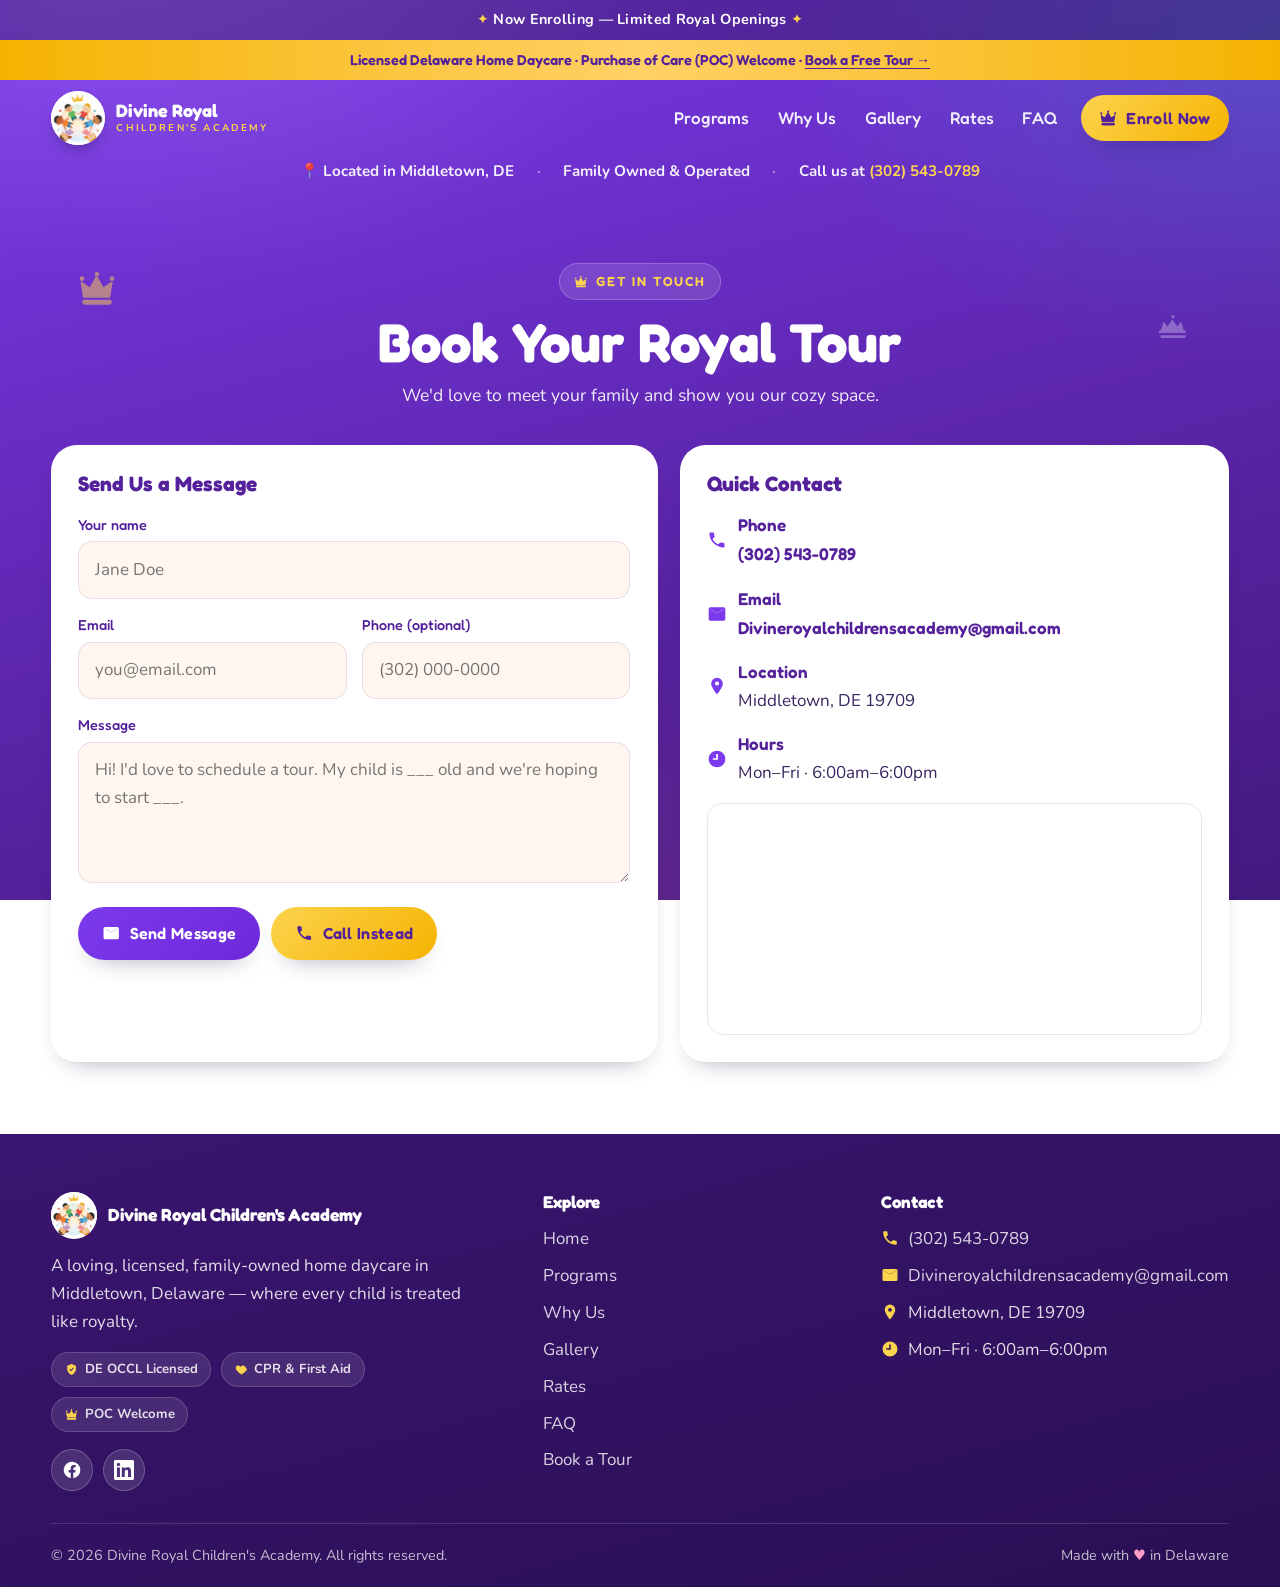
<file: contact.html>
<!DOCTYPE html>
<html lang="en">
<head>
  <meta charset="utf-8" />
  <meta name="viewport" content="width=device-width, initial-scale=1" />
  <title>Contact &amp; Tours – Divine Royal Children's Academy</title>
  <meta name="description" content="Book a free tour of Divine Royal Children's Academy in Middletown, DE. Call (302) 543-0789 or send us a message — we'd love to meet your family." />
  <meta name="theme-color" content="#54219b" />
  <meta name="format-detection" content="telephone=no" />
  <link rel="icon" href="data:image/svg+xml,<svg xmlns='http://www.w3.org/2000/svg' viewBox='0 0 100 100'><text y='.9em' font-size='90'>👑</text></svg>" />
  <link rel="preconnect" href="https://fonts.googleapis.com">
  <link rel="preconnect" href="https://fonts.gstatic.com" crossorigin>
  <link href="https://fonts.googleapis.com/css2?family=Fredoka:wght@500;600;700&family=Nunito:wght@400;600;700;800;900&display=swap" rel="stylesheet">
  <link rel="stylesheet" href="styles.css?v=5" />
  <script src="app.js?v=5" defer></script>
</head>
<body>
  <div id="site-header"></div>

  <main>
    <div class="hero-wrap">
      <div class="decor" aria-hidden="true">
        <div class="f g" style="top:30%;left:6%;width:40px;height:40px;--d:10s;--r:-8deg"><svg><use href="#i-crown"/></svg></div>
        <div class="f" style="top:46%;right:7%;width:34px;height:34px;--d:11s;--delay:.4s;--r:8deg"><svg><use href="#i-tiara"/></svg></div>
      </div>
      <section class="container page-hero">
        <span class="eyebrow"><svg><use href="#i-crown"/></svg> Get in Touch</span>
        <h1>Book Your Royal Tour</h1>
        <p>We'd love to meet your family and show you our cozy space.</p>
      </section>
    </div>

    <section class="container section" style="padding-top:0">
      <div class="contact-grid">
        <div class="card reveal" style="padding:1.7rem">
          <h3 style="font-size:1.3rem;color:var(--brand-deep)">Send Us a Message</h3>
          <form class="form" id="tourForm">
            <div class="field"><label for="f-name">Your name</label><input id="f-name" name="name" required placeholder="Jane Doe" /></div>
            <div class="grid-2" style="gap:.9rem">
              <div class="field"><label for="f-email">Email</label><input id="f-email" name="email" type="email" required placeholder="you@email.com" /></div>
              <div class="field"><label for="f-phone">Phone (optional)</label><input id="f-phone" name="phone" placeholder="(302) 000-0000" /></div>
            </div>
            <div class="field"><label for="f-msg">Message</label><textarea id="f-msg" name="message" rows="4" placeholder="Hi! I'd love to schedule a tour. My child is ___ old and we're hoping to start ___."></textarea></div>
            <div style="display:flex;gap:.7rem;flex-wrap:wrap">
              <button class="btn solid" type="submit"><svg><use href="#i-mail"/></svg> Send Message</button>
              <a class="btn" href="tel:+13025430789"><svg><use href="#i-phone"/></svg> Call Instead</a>
            </div>
          </form>
        </div>
        <div class="card contact-info reveal" style="padding:1.7rem;transition-delay:.1s">
          <h3 style="font-size:1.3rem;color:var(--brand-deep);margin-bottom:1rem">Quick Contact</h3>
          <div class="row"><svg><use href="#i-phone"/></svg><div><b>Phone</b><br><a href="tel:+13025430789">(302) 543-0789</a></div></div>
          <div class="row"><svg><use href="#i-mail"/></svg><div><b>Email</b><br><a href="mailto:Divineroyalchildrensacademy@gmail.com">Divineroyalchildrensacademy@gmail.com</a></div></div>
          <div class="row"><svg><use href="#i-pin"/></svg><div><b>Location</b><br>Middletown, DE 19709</div></div>
          <div class="row"><svg><use href="#i-clock"/></svg><div><b>Hours</b><br>Mon–Fri · 6:00am–6:00pm</div></div>
          <div class="map"><iframe title="Map of Middletown, Delaware" src="https://www.google.com/maps?q=Middletown,DE&output=embed" loading="lazy" referrerpolicy="no-referrer-when-downgrade"></iframe></div>
        </div>
      </div>
    </section>
  </main>

  <div id="site-footer"></div>
</body>
</html>
</file>
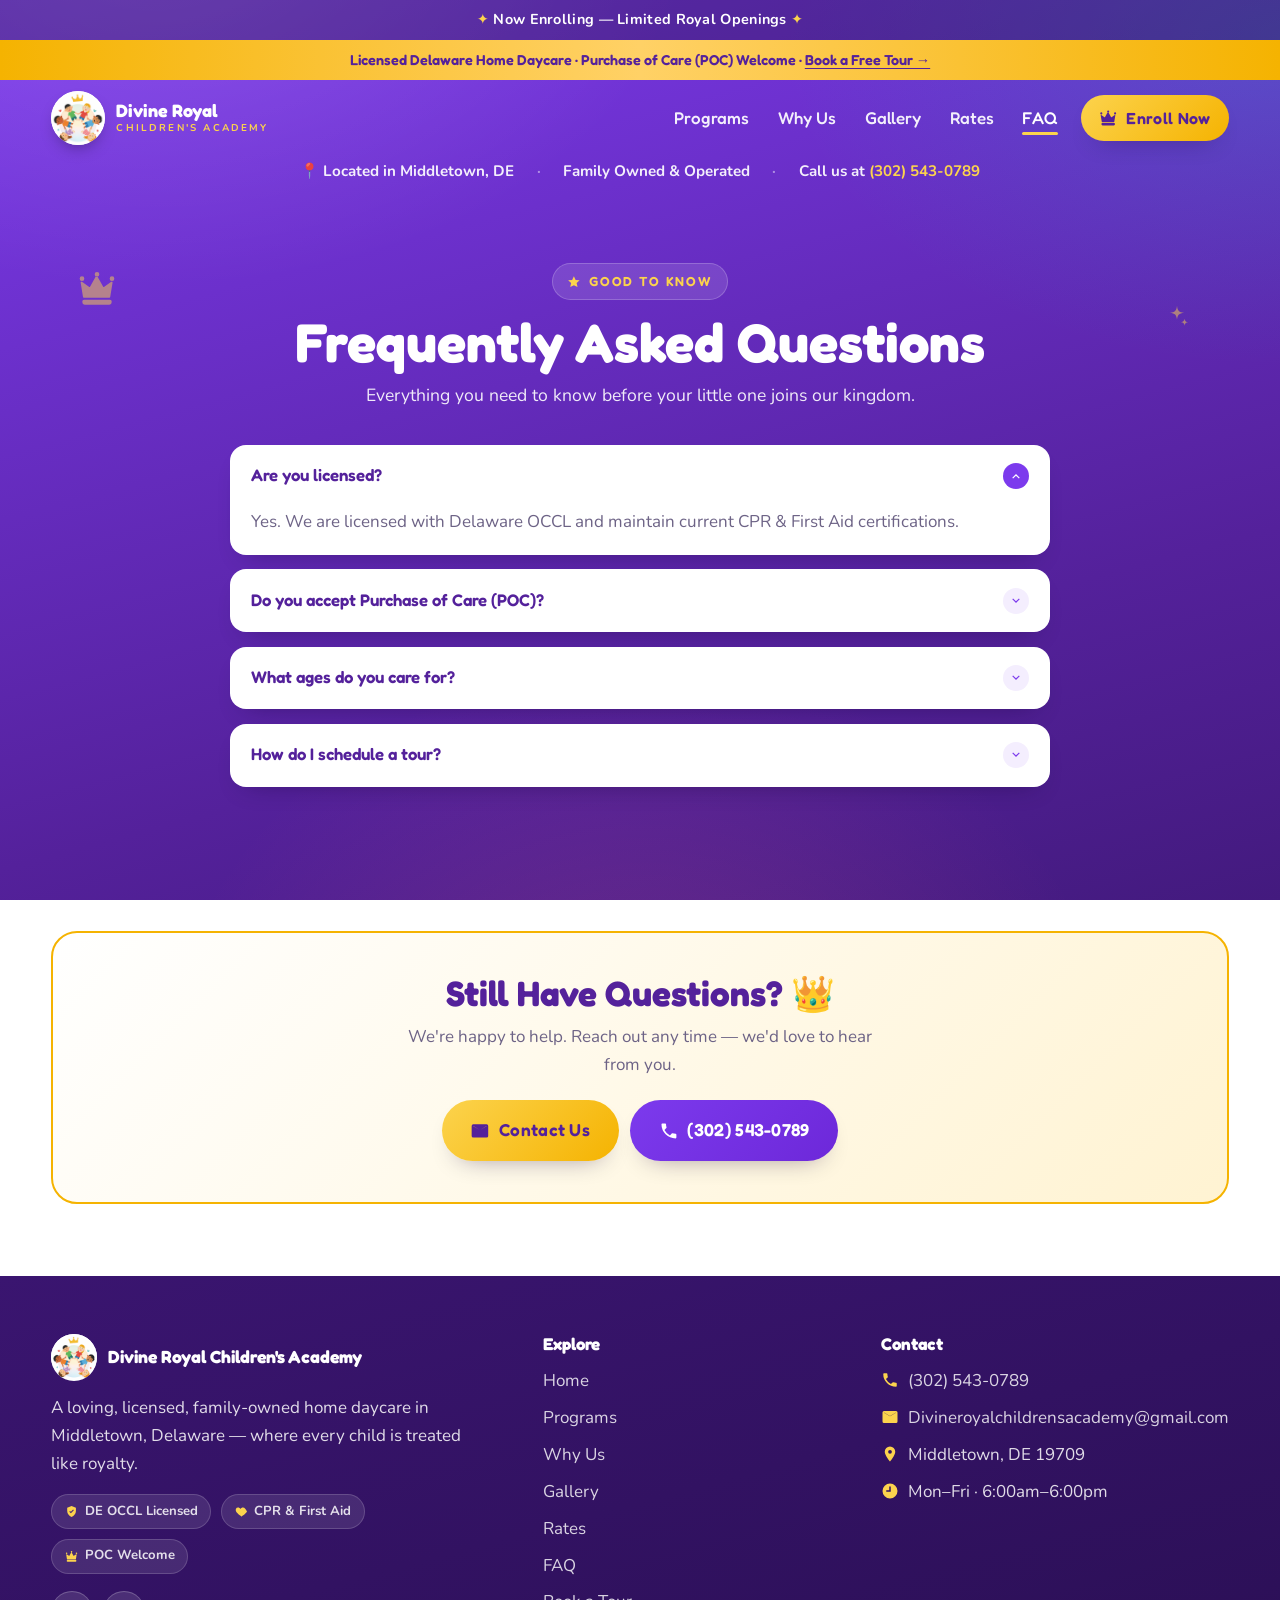
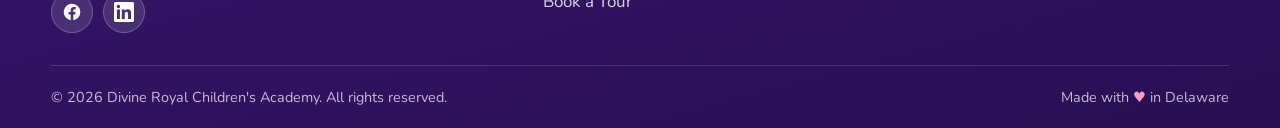
<file: faq.html>
<!DOCTYPE html>
<html lang="en">
<head>
  <meta charset="utf-8" />
  <meta name="viewport" content="width=device-width, initial-scale=1" />
  <title>FAQ – Divine Royal Children's Academy</title>
  <meta name="description" content="Answers about licensing, Purchase of Care (POC), ages served, and scheduling a tour at Divine Royal Children's Academy in Middletown, DE." />
  <meta name="theme-color" content="#54219b" />
  <meta name="format-detection" content="telephone=no" />
  <link rel="icon" href="data:image/svg+xml,<svg xmlns='http://www.w3.org/2000/svg' viewBox='0 0 100 100'><text y='.9em' font-size='90'>👑</text></svg>" />
  <link rel="preconnect" href="https://fonts.googleapis.com">
  <link rel="preconnect" href="https://fonts.gstatic.com" crossorigin>
  <link href="https://fonts.googleapis.com/css2?family=Fredoka:wght@500;600;700&family=Nunito:wght@400;600;700;800;900&display=swap" rel="stylesheet">
  <link rel="stylesheet" href="styles.css?v=5" />
  <script src="app.js?v=5" defer></script>
</head>
<body>
  <div id="site-header"></div>

  <main>
    <div class="hero-wrap">
      <div class="decor" aria-hidden="true">
        <div class="f g" style="top:30%;left:6%;width:40px;height:40px;--d:10s;--r:-8deg"><svg><use href="#i-crown"/></svg></div>
        <div class="f g" style="top:44%;right:7%;width:26px;height:26px;--d:8s;--delay:.6s"><svg><use href="#i-sparkle"/></svg></div>
      </div>
      <section class="container page-hero">
        <span class="eyebrow"><svg><use href="#i-star"/></svg> Good to Know</span>
        <h1>Frequently Asked Questions</h1>
        <p>Everything you need to know before your little one joins our kingdom.</p>
      </section>
    </div>

    <section class="container section" style="padding-top:0">
      <div class="faq">
        <details class="reveal" open><summary>Are you licensed? <span class="chev"><svg><use href="#i-chev"/></svg></span></summary><div class="ans">Yes. We are licensed with Delaware OCCL and maintain current CPR &amp; First Aid certifications.</div></details>
        <details class="reveal"><summary>Do you accept Purchase of Care (POC)? <span class="chev"><svg><use href="#i-chev"/></svg></span></summary><div class="ans">Yes, we welcome POC. Please email us to confirm current openings.</div></details>
        <details class="reveal"><summary>What ages do you care for? <span class="chev"><svg><use href="#i-chev"/></svg></span></summary><div class="ans">We welcome children <b>ages 0–12</b> — infants, toddlers, and preschoolers, plus school-age children through our before- and after-school care.</div></details>
        <details class="reveal"><summary>How do I schedule a tour? <span class="chev"><svg><use href="#i-chev"/></svg></span></summary><div class="ans">Call <a href="tel:+13025430789">(302) 543-0789</a> or email <a href="mailto:Divineroyalchildrensacademy@gmail.com">Divineroyalchildrensacademy@gmail.com</a> and we'll find a time that works for your family.</div></details>
      </div>
    </section>

    <section class="container section">
      <div class="cta-strip reveal">
        <h2>Still Have Questions? 👑</h2>
        <p>We're happy to help. Reach out any time — we'd love to hear from you.</p>
        <div class="b">
          <a class="btn lg" href="contact.html"><svg><use href="#i-mail"/></svg> Contact Us</a>
          <a class="btn solid lg" href="tel:+13025430789"><svg><use href="#i-phone"/></svg> (302) 543-0789</a>
        </div>
      </div>
    </section>
  </main>

  <div id="site-footer"></div>
</body>
</html>
</file>
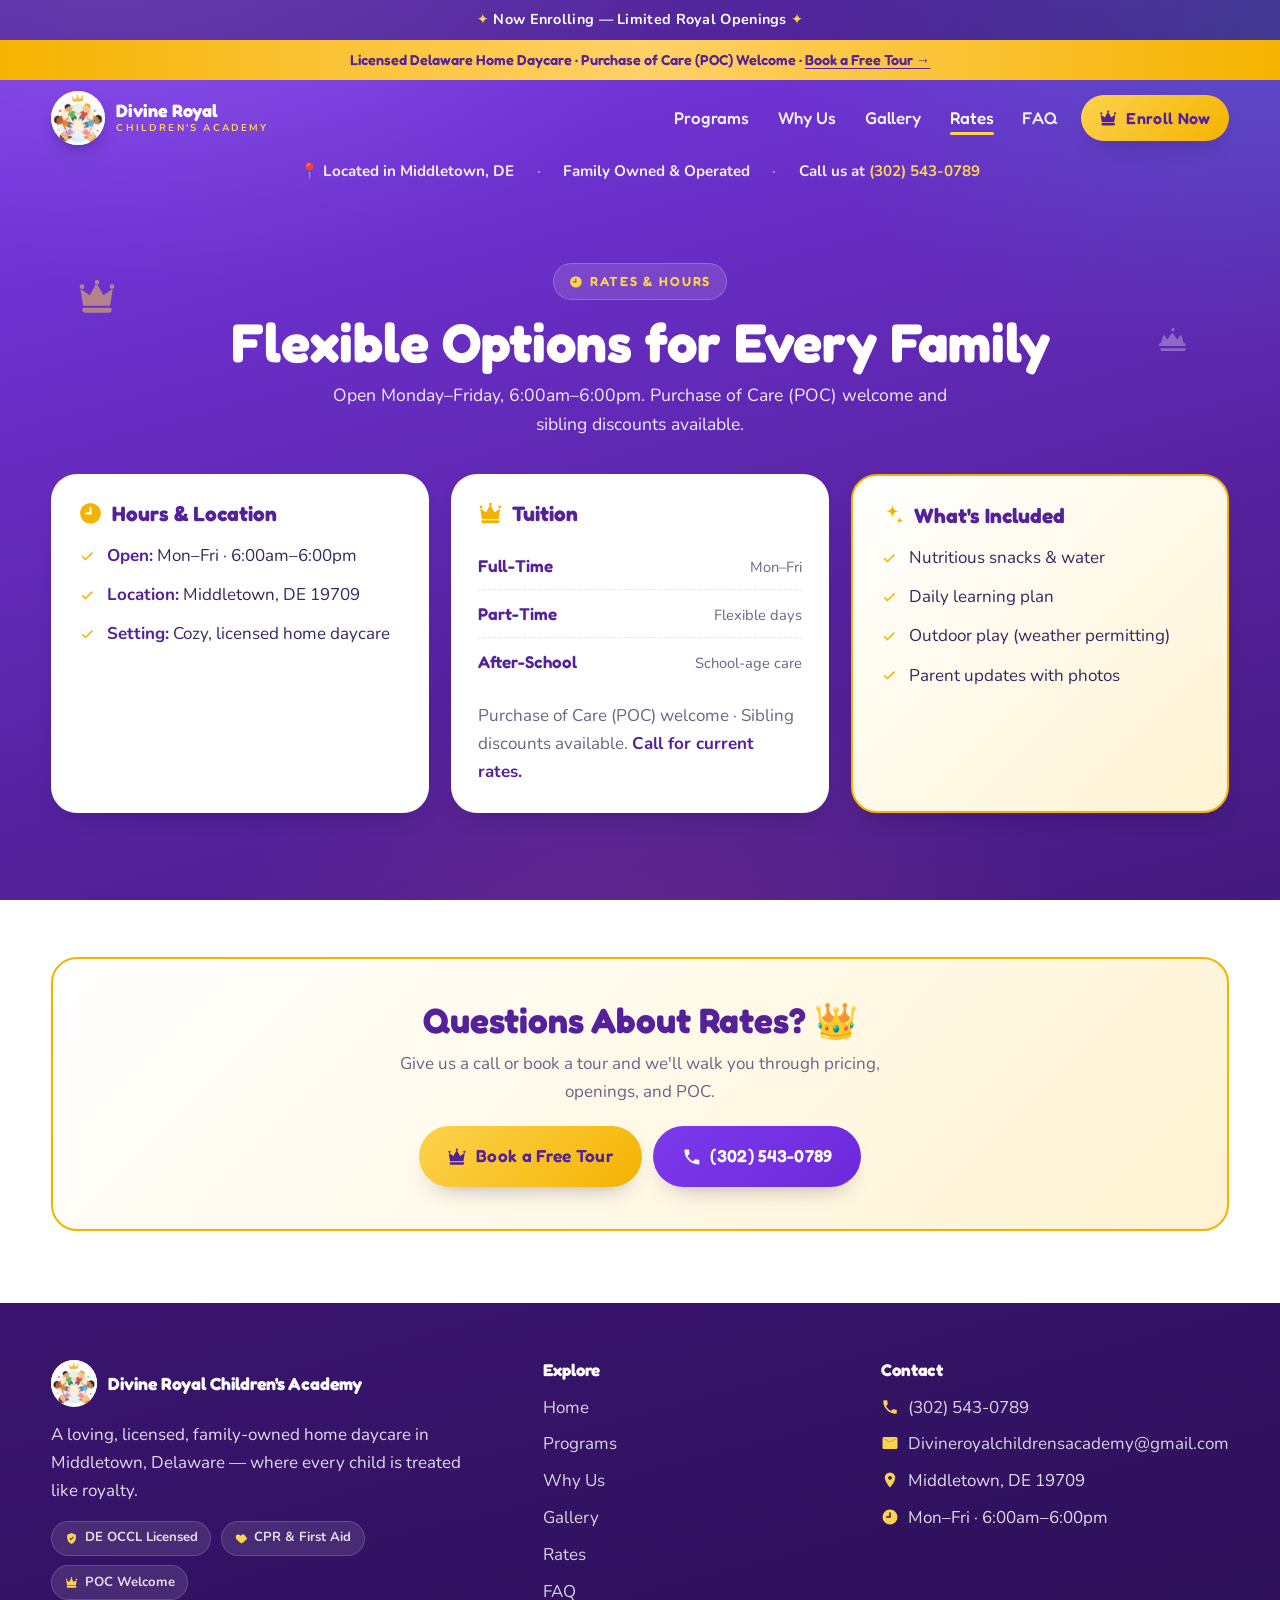
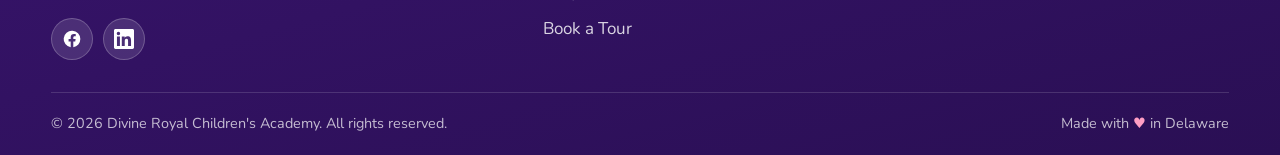
<file: rates.html>
<!DOCTYPE html>
<html lang="en">
<head>
  <meta charset="utf-8" />
  <meta name="viewport" content="width=device-width, initial-scale=1" />
  <title>Rates &amp; Hours – Divine Royal Children's Academy</title>
  <meta name="description" content="Flexible full-time, part-time, and after-school tuition. Open Mon–Fri 6am–6pm in Middletown, DE. Purchase of Care (POC) welcome and sibling discounts available." />
  <meta name="theme-color" content="#54219b" />
  <meta name="format-detection" content="telephone=no" />
  <link rel="icon" href="data:image/svg+xml,<svg xmlns='http://www.w3.org/2000/svg' viewBox='0 0 100 100'><text y='.9em' font-size='90'>👑</text></svg>" />
  <link rel="preconnect" href="https://fonts.googleapis.com">
  <link rel="preconnect" href="https://fonts.gstatic.com" crossorigin>
  <link href="https://fonts.googleapis.com/css2?family=Fredoka:wght@500;600;700&family=Nunito:wght@400;600;700;800;900&display=swap" rel="stylesheet">
  <link rel="stylesheet" href="styles.css?v=5" />
  <script src="app.js?v=5" defer></script>
</head>
<body>
  <div id="site-header"></div>

  <main>
    <div class="hero-wrap">
      <div class="decor" aria-hidden="true">
        <div class="f g" style="top:30%;left:6%;width:40px;height:40px;--d:10s;--r:-8deg"><svg><use href="#i-crown"/></svg></div>
        <div class="f" style="top:46%;right:7%;width:34px;height:34px;--d:11s;--delay:.4s;--r:8deg"><svg><use href="#i-tiara"/></svg></div>
      </div>
      <section class="container page-hero">
        <span class="eyebrow"><svg><use href="#i-clock"/></svg> Rates &amp; Hours</span>
        <h1>Flexible Options for Every Family</h1>
        <p>Open Monday–Friday, 6:00am–6:00pm. Purchase of Care (POC) welcome and sibling discounts available.</p>
      </section>
    </div>

    <section class="container section" style="padding-top:0">
      <div class="grid-3">
        <div class="card rate-card reveal">
          <h3><svg><use href="#i-clock"/></svg> Hours &amp; Location</h3>
          <ul class="ratelist">
            <li><svg><use href="#i-check"/></svg><span><b>Open:</b> Mon–Fri · 6:00am–6:00pm</span></li>
            <li><svg><use href="#i-check"/></svg><span><b>Location:</b> Middletown, DE 19709</span></li>
            <li><svg><use href="#i-check"/></svg><span><b>Setting:</b> Cozy, licensed home daycare</span></li>
          </ul>
        </div>
        <div class="card rate-card reveal" style="transition-delay:.1s">
          <h3><svg><use href="#i-crown"/></svg> Tuition</h3>
          <div style="margin-top:1rem">
            <div class="tier"><span class="t-name">Full-Time</span><span class="t-meta">Mon–Fri</span></div>
            <div class="tier"><span class="t-name">Part-Time</span><span class="t-meta">Flexible days</span></div>
            <div class="tier"><span class="t-name">After-School</span><span class="t-meta">School-age care</span></div>
          </div>
          <p class="muted" style="margin-top:1rem">Purchase of Care (POC) welcome · Sibling discounts available. <b style="color:var(--brand-deep)">Call for current rates.</b></p>
        </div>
        <div class="card rate-card hl reveal" style="transition-delay:.2s">
          <h3><svg><use href="#i-sparkle"/></svg> What's Included</h3>
          <ul class="ratelist">
            <li><svg><use href="#i-check"/></svg><span>Nutritious snacks &amp; water</span></li>
            <li><svg><use href="#i-check"/></svg><span>Daily learning plan</span></li>
            <li><svg><use href="#i-check"/></svg><span>Outdoor play (weather permitting)</span></li>
            <li><svg><use href="#i-check"/></svg><span>Parent updates with photos</span></li>
          </ul>
        </div>
      </div>
    </section>

    <section class="container section">
      <div class="cta-strip reveal">
        <h2>Questions About Rates? 👑</h2>
        <p>Give us a call or book a tour and we'll walk you through pricing, openings, and POC.</p>
        <div class="b">
          <a class="btn lg" href="contact.html"><svg><use href="#i-crown"/></svg> Book a Free Tour</a>
          <a class="btn solid lg" href="tel:+13025430789"><svg><use href="#i-phone"/></svg> (302) 543-0789</a>
        </div>
      </div>
    </section>
  </main>

  <div id="site-footer"></div>
</body>
</html>
</file>
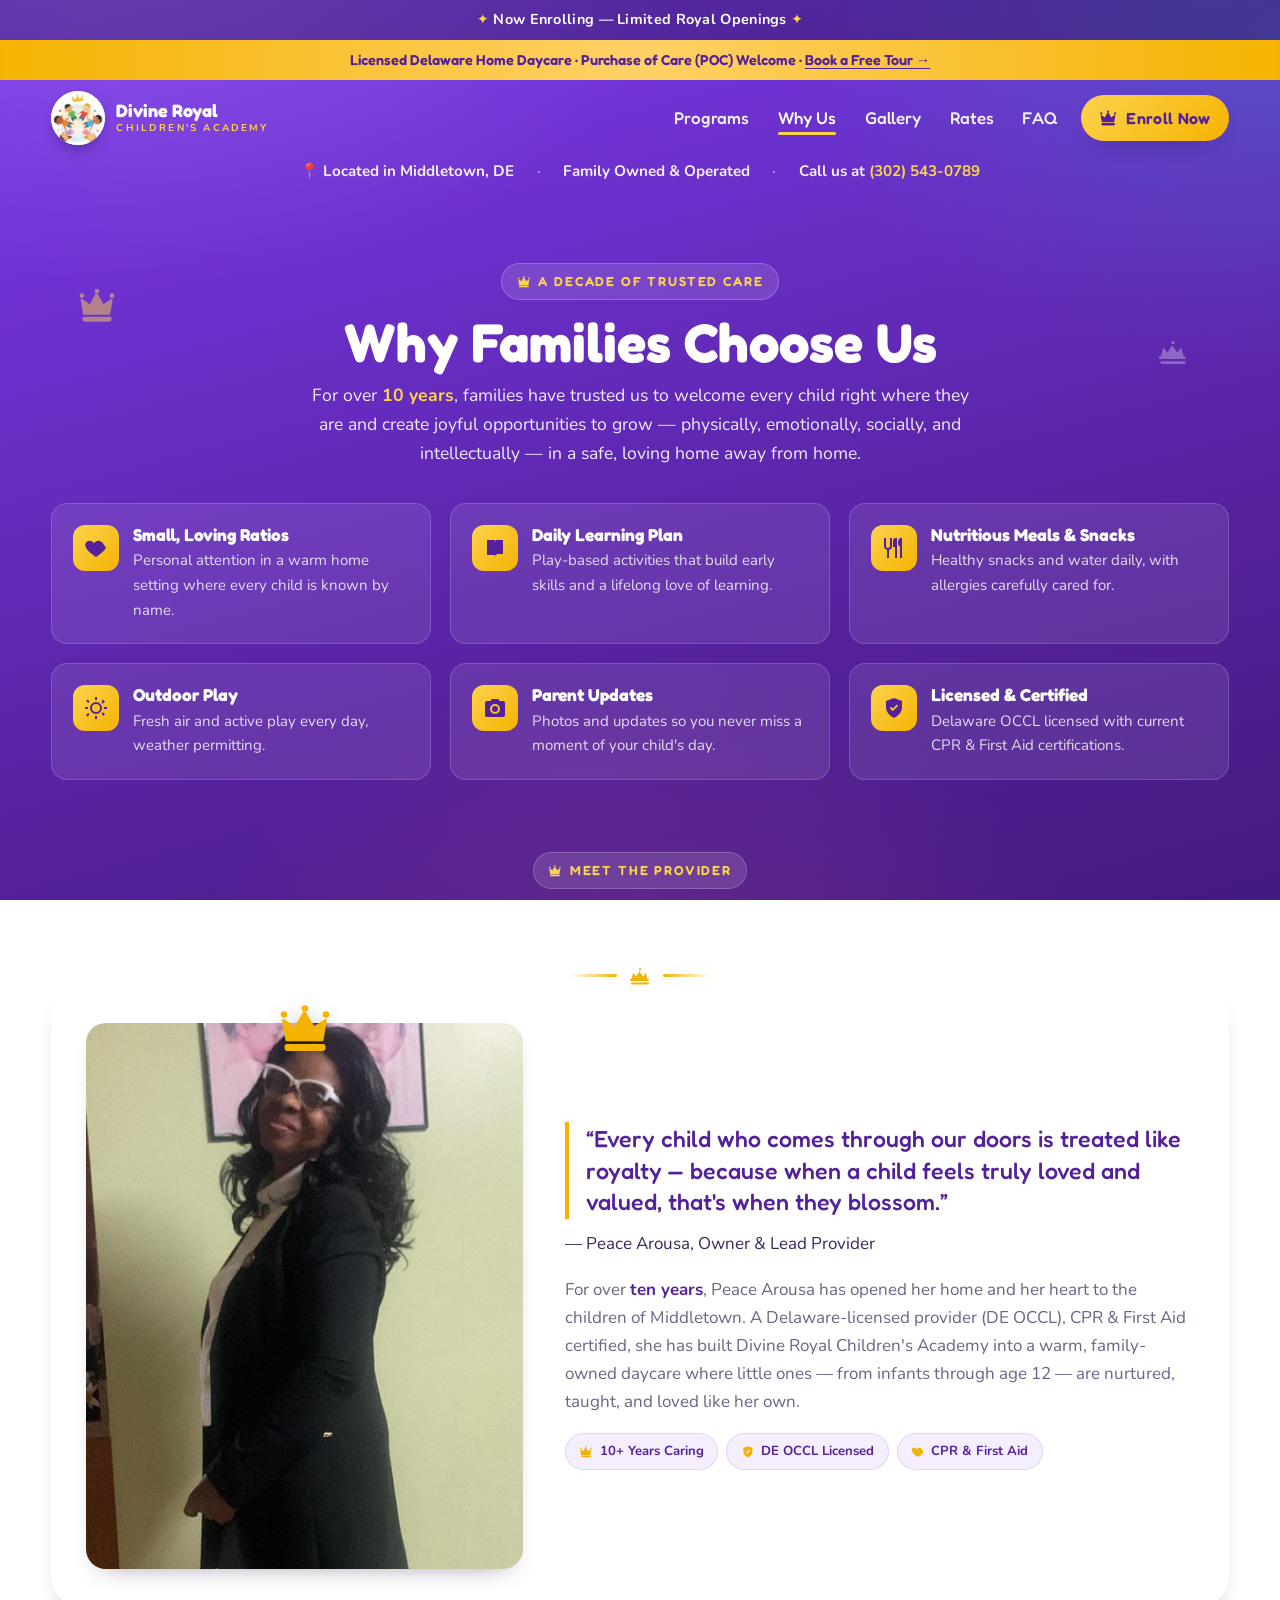
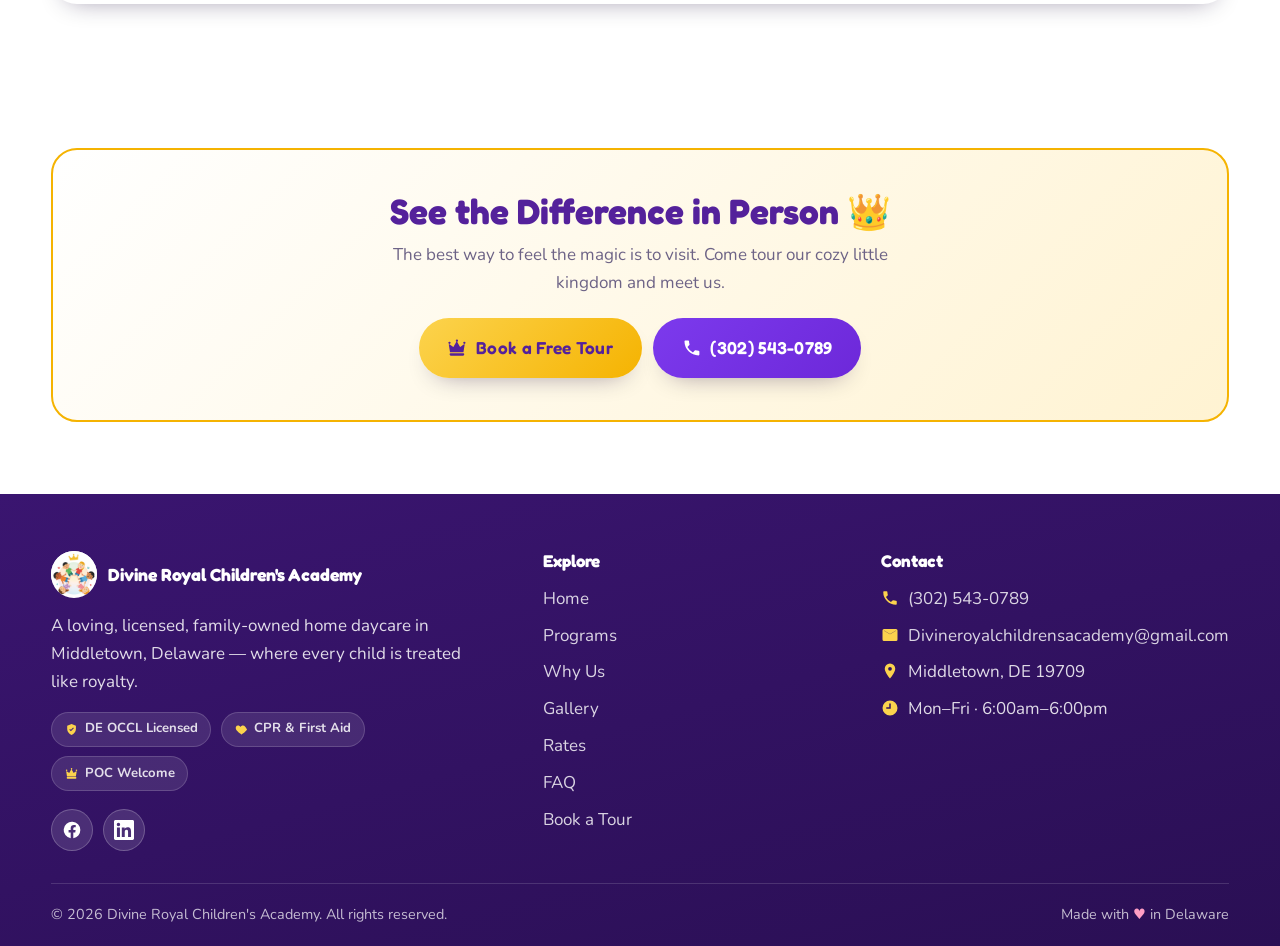
<file: why-us.html>
<!DOCTYPE html>
<html lang="en">
<head>
  <meta charset="utf-8" />
  <meta name="viewport" content="width=device-width, initial-scale=1" />
  <title>Why Us – Divine Royal Children's Academy</title>
  <meta name="description" content="Small loving ratios, daily learning, nutritious meals, outdoor play, and parent updates — the royal treatment at our licensed Middletown, DE home daycare." />
  <meta name="theme-color" content="#54219b" />
  <meta name="format-detection" content="telephone=no" />
  <link rel="icon" href="data:image/svg+xml,<svg xmlns='http://www.w3.org/2000/svg' viewBox='0 0 100 100'><text y='.9em' font-size='90'>👑</text></svg>" />
  <link rel="preconnect" href="https://fonts.googleapis.com">
  <link rel="preconnect" href="https://fonts.gstatic.com" crossorigin>
  <link href="https://fonts.googleapis.com/css2?family=Fredoka:wght@500;600;700&family=Nunito:wght@400;600;700;800;900&display=swap" rel="stylesheet">
  <link rel="stylesheet" href="styles.css?v=5" />
  <script src="app.js?v=5" defer></script>
</head>
<body>
  <div id="site-header"></div>

  <main>
    <div class="hero-wrap">
      <div class="decor" aria-hidden="true">
        <div class="f g" style="top:30%;left:6%;width:40px;height:40px;--d:10s;--r:-8deg"><svg><use href="#i-crown"/></svg></div>
        <div class="f" style="top:46%;right:7%;width:34px;height:34px;--d:11s;--delay:.4s;--r:8deg"><svg><use href="#i-tiara"/></svg></div>
      </div>
      <section class="container page-hero">
        <span class="eyebrow"><svg><use href="#i-crown"/></svg> A Decade of Trusted Care</span>
        <h1>Why Families Choose Us</h1>
        <p>For over <strong style="color:var(--gold-soft)">10 years</strong>, families have trusted us to welcome every child right where they are and create joyful opportunities to grow — physically, emotionally, socially, and intellectually — in a safe, loving home away from home.</p>
      </section>
    </div>

    <section class="container section" style="padding-top:0">
      <div class="features">
        <div class="feature reveal"><span class="fi"><svg><use href="#i-heart"/></svg></span><div><h4>Small, Loving Ratios</h4><p>Personal attention in a warm home setting where every child is known by name.</p></div></div>
        <div class="feature reveal" style="transition-delay:.06s"><span class="fi"><svg><use href="#i-book"/></svg></span><div><h4>Daily Learning Plan</h4><p>Play-based activities that build early skills and a lifelong love of learning.</p></div></div>
        <div class="feature reveal" style="transition-delay:.12s"><span class="fi"><svg><use href="#i-meal"/></svg></span><div><h4>Nutritious Meals &amp; Snacks</h4><p>Healthy snacks and water daily, with allergies carefully cared for.</p></div></div>
        <div class="feature reveal" style="transition-delay:.18s"><span class="fi"><svg><use href="#i-sun"/></svg></span><div><h4>Outdoor Play</h4><p>Fresh air and active play every day, weather permitting.</p></div></div>
        <div class="feature reveal" style="transition-delay:.24s"><span class="fi"><svg><use href="#i-camera"/></svg></span><div><h4>Parent Updates</h4><p>Photos and updates so you never miss a moment of your child's day.</p></div></div>
        <div class="feature reveal" style="transition-delay:.3s"><span class="fi"><svg><use href="#i-shield"/></svg></span><div><h4>Licensed &amp; Certified</h4><p>Delaware OCCL licensed with current CPR &amp; First Aid certifications.</p></div></div>
      </div>
    </section>

    <!-- MEET THE PROVIDER — replace the [bracketed] parts and the draft quote with mom's real words -->
    <section class="container section" style="padding-top:0">
      <div class="sec-head center reveal">
        <span class="eyebrow"><svg><use href="#i-crown"/></svg> Meet the Provider</span>
        <h2>The Heart Behind Divine Royal</h2>
        <div class="divider"><svg><use href="#i-tiara"/></svg></div>
      </div>
      <div class="provider reveal">
        <div class="provider-photo">
          <svg class="crown"><use href="#i-crown"/></svg>
          <img src="images/owner.jpg" alt="Owner and lead provider of Divine Royal Children's Academy" />
        </div>
        <div class="provider-bio">
          <blockquote>“Every child who comes through our doors is treated like royalty — because when a child feels truly loved and valued, that's when they blossom.”</blockquote>
          <div class="name" style="margin:-.4rem 0 1.1rem">— Peace Arousa, Owner &amp; Lead Provider</div>
          <p>For over <b style="color:var(--brand-deep)">ten years</b>, Peace Arousa has opened her home and her heart to the children of Middletown. A Delaware-licensed provider (DE OCCL), CPR &amp; First Aid certified, she has built Divine Royal Children's Academy into a warm, family-owned daycare where little ones — from infants through age 12 — are nurtured, taught, and loved like her own.</p>
          <div class="provider-creds">
            <span><svg><use href="#i-crown"/></svg> 10+ Years Caring</span>
            <span><svg><use href="#i-shield"/></svg> DE OCCL Licensed</span>
            <span><svg><use href="#i-heart"/></svg> CPR &amp; First Aid</span>
          </div>
        </div>
      </div>
    </section>

    <section class="container section">
      <div class="cta-strip reveal">
        <h2>See the Difference in Person 👑</h2>
        <p>The best way to feel the magic is to visit. Come tour our cozy little kingdom and meet us.</p>
        <div class="b">
          <a class="btn lg" href="contact.html"><svg><use href="#i-crown"/></svg> Book a Free Tour</a>
          <a class="btn solid lg" href="tel:+13025430789"><svg><use href="#i-phone"/></svg> (302) 543-0789</a>
        </div>
      </div>
    </section>
  </main>

  <div id="site-footer"></div>
</body>
</html>
</file>
<file: styles.css>
/* =====================================================================
   Divine Royal Children's Academy — shared styles
   BRAND COLORS · PLACEHOLDERS — edit the values below when the real logo
   arrives. Change these and the whole site re-themes automatically.
   ===================================================================== */
:root{
  --brand:#7c3aed;        /* main royal purple */
  --brand-dark:#6d28d9;
  --brand-deep:#54219b;   /* deepest purple */
  --gold:#f5b301;         /* crown gold */
  --gold-soft:#fcd34d;
  --teal:#22b8c9;         /* cheerful accent */
  --coral:#ff6f91;        /* cheerful accent */
  --sun:#ffd166;          /* cheerful accent */
  /* ----- neutrals ----- */
  --surface:#ffffff;
  --cream:#fff7ef;
  --lav:#f4eefe;
  --ink:#39265f;          /* dark text (inside white cards) */
  --muted:#6d6386;
  --border:rgba(84,33,155,.12);
  --shadow:0 22px 46px -22px rgba(20,5,50,.55);
  --shadow-sm:0 12px 26px -16px rgba(20,5,50,.45);
  --ring:rgba(252,211,77,.55);
  --radius:26px;
  --radius-sm:16px;
  --maxw:1180px;
}

*{box-sizing:border-box}
html{scroll-behavior:smooth}
body{
  margin:0;color:#fff;font-family:Nunito,system-ui,Segoe UI,Roboto,Arial,sans-serif;
  line-height:1.65;font-size:17px;overflow-x:hidden;min-height:100vh;
  background:
    radial-gradient(900px 600px at 12% -8%, rgba(255,255,255,.14), transparent 60%),
    radial-gradient(900px 600px at 100% 4%, rgba(34,184,201,.22), transparent 55%),
    radial-gradient(800px 700px at 50% 120%, rgba(255,111,145,.18), transparent 60%),
    linear-gradient(165deg,var(--brand),var(--brand-deep) 70%,#431a7e);
  background-attachment:fixed;
}
a{color:inherit;text-decoration:none}
img{max-width:100%;display:block}
h1,h2,h3,h4{font-family:Fredoka,system-ui,sans-serif;font-weight:700;line-height:1.12;margin:0}
p{margin:0}
::selection{background:var(--gold-soft);color:var(--brand-deep)}
.container{width:min(var(--maxw),92vw);margin-inline:auto}
.center{text-align:center}

/* ---------- Buttons ---------- */
.btn{
  --bg1:var(--gold-soft);--bg2:var(--gold);--bc:var(--brand-deep);
  position:relative;display:inline-flex;align-items:center;gap:.55rem;
  padding:.85rem 1.5rem;border-radius:999px;font-family:Fredoka;font-weight:600;font-size:1rem;
  letter-spacing:.3px;color:var(--bc);background:linear-gradient(135deg,var(--bg1),var(--bg2));
  border:0;cursor:pointer;box-shadow:var(--shadow-sm);overflow:hidden;
  transition:transform .25s cubic-bezier(.2,.8,.2,1),box-shadow .25s,filter .25s;
}
.btn svg{width:1.15em;height:1.15em;fill:currentColor;flex:none}
.btn::after{content:"";position:absolute;top:0;left:-120%;width:55%;height:100%;background:linear-gradient(100deg,transparent,rgba(255,255,255,.5),transparent);transform:skewX(-18deg);transition:left .6s}
.btn:hover{transform:translateY(-3px);box-shadow:var(--shadow);filter:saturate(1.08)}
.btn:hover::after{left:130%}
.btn:focus-visible{outline:3px solid #fff;outline-offset:2px}
.btn.solid{--bg1:var(--brand);--bg2:var(--brand-dark);--bc:#fff}
.btn.outline{background:transparent;color:#fff;border:2.5px solid rgba(255,255,255,.85);box-shadow:none}
.btn.outline:hover{background:#fff;color:var(--brand-deep)}
.btn.lg{padding:1rem 1.8rem;font-size:1.08rem}

/* ---------- Announcement bars ---------- */
.announce .bar{text-align:center;padding:.5rem 1rem;font-weight:700;font-size:.9rem}
.announce .bar.one{background:rgba(0,0,0,.28);color:#fff;letter-spacing:.3px}
.announce .bar.one .s{color:var(--gold-soft)}
.announce .bar.two{background:linear-gradient(90deg,var(--gold),var(--sun),var(--gold));color:var(--brand-deep);font-family:Fredoka;font-weight:600}
.announce .bar.two a{text-decoration:underline;text-underline-offset:3px}

/* ---------- Header ---------- */
header{position:sticky;top:0;z-index:60;transition:box-shadow .3s,background .3s}
header.scrolled{background:linear-gradient(165deg,rgba(86,35,135,.96),rgba(67,26,126,.96));backdrop-filter:blur(8px);box-shadow:0 10px 30px -16px rgba(0,0,0,.6)}
.nav{display:flex;align-items:center;justify-content:space-between;gap:1rem;padding:.7rem 0}
.brand{display:flex;align-items:center;gap:.7rem;min-width:0}
.brand .badge{width:54px;height:54px;border-radius:50%;flex:none;display:grid;place-items:center;background:#fff;box-shadow:0 8px 18px -8px rgba(0,0,0,.45);overflow:hidden}
.brand .badge svg{width:32px;height:32px;fill:var(--gold);animation:bob 3.6s ease-in-out infinite}
.brand .badge img,.foot .fbrand .badge img{width:100%;height:100%;object-fit:cover;border-radius:50%;display:block}
.brand .name{font-family:Fredoka;font-weight:700;font-size:1.12rem;color:#fff;line-height:1.04}
.brand .name small{display:block;font-family:Nunito;font-weight:700;font-size:.62rem;letter-spacing:.22em;text-transform:uppercase;color:var(--gold-soft);margin-top:2px}
.menu{display:flex;align-items:center;gap:.2rem}
.menu a.link{padding:.5rem .8rem;border-radius:999px;font-family:Fredoka;font-weight:500;color:#fff;position:relative;opacity:.92}
.menu a.link::after{content:"";position:absolute;left:.8rem;right:.8rem;bottom:.3rem;height:2.5px;background:var(--gold-soft);border-radius:2px;transform:scaleX(0);transform-origin:left;transition:transform .25s}
.menu a.link:hover{opacity:1}
.menu a.link:hover::after,.menu a.link.active::after{transform:scaleX(1)}
.menu a.link.active{opacity:1}
.menu .btn{margin-left:.4rem;padding:.6rem 1.15rem}
.nav-toggle{display:none;flex-direction:column;gap:5px;width:48px;height:48px;border:0;background:rgba(255,255,255,.16);border-radius:14px;cursor:pointer;align-items:center;justify-content:center}
.nav-toggle span{width:22px;height:2.6px;background:#fff;border-radius:2px;transition:.3s}
.nav-toggle[aria-expanded="true"] span:nth-child(1){transform:translateY(7.6px) rotate(45deg)}
.nav-toggle[aria-expanded="true"] span:nth-child(2){opacity:0}
.nav-toggle[aria-expanded="true"] span:nth-child(3){transform:translateY(-7.6px) rotate(-45deg)}
.subinfo{display:flex;align-items:center;justify-content:center;gap:.4rem 1.4rem;flex-wrap:wrap;padding:.2rem 0 .55rem;font-weight:700;font-size:.95rem;color:rgba(255,255,255,.92)}
.subinfo .dot{opacity:.5}
.subinfo .call b{color:var(--gold-soft)}

/* ---------- Floating decorations ---------- */
.decor{position:absolute;inset:0;pointer-events:none;overflow:hidden;z-index:0}
.decor .f{position:absolute;opacity:.5;animation:floaty var(--d,9s) ease-in-out infinite;animation-delay:var(--delay,0s)}
.decor .f svg{width:100%;height:100%;fill:rgba(255,255,255,.6)}
.decor .f.g svg{fill:var(--gold-soft)}

/* ---------- Hero (home) ---------- */
.hero-wrap{position:relative}
.hero{position:relative;z-index:1;display:grid;grid-template-columns:1.05fr .95fr;gap:clamp(2rem,5vw,3.5rem);align-items:center;padding:clamp(1.5rem,4vw,3rem) 0 clamp(3rem,6vw,5rem)}
.cluster{position:relative;min-height:480px}
.cphoto{position:absolute;border-radius:50%;padding:9px;box-shadow:var(--shadow);background:var(--frame,#fff)}
.cphoto img{width:100%;height:100%;border-radius:50%;object-fit:cover;aspect-ratio:1/1}
.cphoto .crown{position:absolute;top:-30px;left:50%;transform:translateX(-50%) rotate(-4deg);width:64px;height:64px;fill:var(--gold);filter:drop-shadow(0 6px 6px rgba(0,0,0,.25));animation:bob 4s ease-in-out infinite}
.cphoto.c1{width:220px;height:220px;top:50px;left:0;--frame:linear-gradient(135deg,var(--gold-soft),var(--gold))}
.cphoto.c2{width:180px;height:180px;top:0;right:24px;--frame:linear-gradient(135deg,#7fe0ea,var(--teal))}
.cphoto.c2 .crown{fill:var(--teal);animation-delay:.5s}
.cphoto.c3{width:190px;height:190px;top:240px;left:165px;--frame:linear-gradient(135deg,#ffa9bd,var(--coral))}
.cphoto.c3 .crown{fill:var(--coral);animation-delay:1s}
.welcome{background:var(--surface);color:var(--ink);border-radius:var(--radius);padding:clamp(1.6rem,3vw,2.6rem);box-shadow:var(--shadow);text-align:center}
.welcome .wcrown{width:54px;height:54px;fill:var(--gold);margin:0 auto .4rem}
.welcome .kicker{font-family:Fredoka;color:var(--muted);font-size:1.05rem;letter-spacing:.04em}
.welcome .kicker::after{content:"";display:block;width:60px;height:3px;background:var(--gold);border-radius:3px;margin:.5rem auto 0}
.welcome h1{font-size:clamp(1.9rem,3.4vw,2.8rem);color:var(--brand);margin:.8rem 0 .4rem}
.welcome .sub{color:var(--muted);font-size:1.08rem;margin-bottom:.4rem}
.welcome .tag{font-family:Fredoka;color:var(--brand-deep);font-weight:500;margin-bottom:1.3rem}
.welcome .wbtns{display:flex;gap:.7rem;flex-wrap:wrap;justify-content:center}
.welcome .anniv{display:inline-flex;align-items:center;gap:.45rem;background:linear-gradient(135deg,var(--gold-soft),var(--gold));color:var(--brand-deep);font-family:Fredoka;font-weight:600;font-size:.85rem;letter-spacing:.03em;padding:.36rem .95rem;border-radius:999px;box-shadow:var(--shadow-sm);margin-bottom:.7rem}
.welcome .anniv svg{width:1.05em;height:1.05em;fill:currentColor}

/* ---------- Page hero (sub-pages) ---------- */
.page-hero{position:relative;text-align:center;padding:clamp(2.4rem,6vw,4.4rem) 0 clamp(1.5rem,3vw,2.2rem)}
.page-hero h1{font-size:clamp(2.2rem,5vw,3.4rem);color:#fff;margin:.7rem 0 .5rem}
.page-hero p{color:rgba(255,255,255,.9);font-size:1.1rem;max-width:60ch;margin-inline:auto}

/* ---------- Sections / headings ---------- */
section{scroll-margin-top:84px}
.section{padding:clamp(40px,6vw,72px) 0;position:relative;z-index:1}
.sec-head{max-width:680px;margin-inline:auto}
.eyebrow{display:inline-flex;align-items:center;gap:.5rem;font-family:Fredoka;font-weight:600;font-size:.82rem;letter-spacing:.14em;text-transform:uppercase;color:var(--gold-soft);background:rgba(255,255,255,.12);border:1px solid rgba(255,255,255,.2);padding:.42rem .9rem;border-radius:999px}
.eyebrow svg{width:1.05em;height:1.05em;fill:var(--gold-soft)}
.sec-head h2{font-size:clamp(2rem,4vw,3rem);color:#fff;margin:.8rem 0 .5rem}
.sec-head p{color:rgba(255,255,255,.88);font-size:1.08rem}
.divider{display:flex;align-items:center;justify-content:center;gap:.7rem;margin-top:.4rem}
.divider::before,.divider::after{content:"";height:2.5px;width:48px;border-radius:3px;background:linear-gradient(90deg,transparent,var(--gold))}
.divider::after{background:linear-gradient(90deg,var(--gold),transparent)}
.divider svg{width:24px;height:24px;fill:var(--gold)}

/* ---------- Cards / grids ---------- */
.grid-3{display:grid;grid-template-columns:repeat(3,1fr);gap:1.4rem}
.grid-2{display:grid;grid-template-columns:1fr 1fr;gap:1.4rem}
.card{background:#fff;color:var(--ink);border-radius:var(--radius);box-shadow:var(--shadow-sm)}

/* Stats */
.stats{display:grid;grid-template-columns:repeat(auto-fit,minmax(168px,1fr));gap:1rem}
.stat{background:#fff;color:var(--ink);border-radius:var(--radius-sm);box-shadow:var(--shadow-sm);padding:1.3rem 1rem;text-align:center;border-top:5px solid var(--c,var(--brand))}
.stat .ic{width:46px;height:46px;margin:0 auto .5rem;border-radius:12px;display:grid;place-items:center;background:var(--lav)}
.stat .ic svg{width:24px;height:24px;fill:var(--c,var(--brand))}
.stat b{display:block;font-family:Fredoka;font-size:1.5rem;color:var(--brand-deep);line-height:1}
.stat span{font-size:.92rem;color:var(--muted)}

/* Explore cards (home) */
.explore{display:grid;grid-template-columns:repeat(4,1fr);gap:1.2rem}
.xcard{background:#fff;color:var(--ink);border-radius:var(--radius);box-shadow:var(--shadow-sm);padding:1.6rem 1.3rem;text-align:center;transition:transform .35s cubic-bezier(.2,.8,.2,1),box-shadow .35s}
.xcard:hover{transform:translateY(-8px);box-shadow:var(--shadow)}
.xcard .xi{width:64px;height:64px;margin:0 auto .8rem;border-radius:18px;display:grid;place-items:center;background:linear-gradient(135deg,var(--brand),var(--brand-deep))}
.xcard .xi svg{width:32px;height:32px;fill:var(--gold-soft)}
.xcard h3{font-size:1.25rem;color:var(--brand-deep);margin-bottom:.3rem}
.xcard p{color:var(--muted);font-size:.95rem}
.xcard .more{display:inline-block;margin-top:.8rem;font-family:Fredoka;font-weight:600;color:var(--brand)}

/* Program / room cards */
.room{overflow:hidden;transition:transform .35s cubic-bezier(.2,.8,.2,1),box-shadow .35s}
.room:hover{transform:translateY(-8px);box-shadow:var(--shadow)}
.room .ph{position:relative;aspect-ratio:16/11;overflow:hidden}
.room .ph img{width:100%;height:100%;object-fit:cover;transition:transform .6s cubic-bezier(.2,.8,.2,1)}
.room:hover .ph img{transform:scale(1.07)}
.room .ph .crown{position:absolute;top:12px;left:12px;width:42px;height:42px;fill:var(--gold);filter:drop-shadow(0 4px 5px rgba(0,0,0,.35))}
.room .ph .age{position:absolute;bottom:12px;right:12px;background:#fff;color:var(--brand-deep);font-family:Fredoka;font-weight:600;font-size:.82rem;padding:.3rem .8rem;border-radius:999px;box-shadow:var(--shadow-sm)}
.room .body{padding:1.3rem 1.4rem 1.5rem}
.room h3{font-size:1.35rem;color:var(--brand-deep);margin-bottom:.4rem}
.room p{color:var(--muted)}

/* Features (why us) — glass cards on purple */
.features{display:grid;grid-template-columns:repeat(3,1fr);gap:1.2rem}
.feature{background:rgba(255,255,255,.09);border:1px solid rgba(255,255,255,.16);border-radius:var(--radius-sm);padding:1.3rem;display:flex;gap:.9rem;align-items:flex-start;transition:background .3s,transform .3s}
.feature:hover{background:rgba(255,255,255,.16);transform:translateY(-4px)}
.feature .fi{width:46px;height:46px;flex:none;border-radius:12px;display:grid;place-items:center;background:linear-gradient(135deg,var(--gold-soft),var(--gold))}
.feature .fi svg{width:24px;height:24px;fill:var(--brand-deep)}
.feature h4{color:#fff;font-size:1.08rem;margin-bottom:.25rem}
.feature p{color:rgba(255,255,255,.82);font-size:.94rem}

/* Meet the provider */
.provider{display:grid;grid-template-columns:.82fr 1.18fr;gap:clamp(1.4rem,4vw,2.6rem);align-items:center;background:#fff;color:var(--ink);border-radius:var(--radius);box-shadow:var(--shadow-sm);padding:clamp(1.4rem,3vw,2.2rem)}
.provider-photo{position:relative}
.provider-photo img{width:100%;aspect-ratio:4/5;object-fit:cover;object-position:50% 20%;border-radius:20px;display:block;box-shadow:var(--shadow-sm)}
.provider-photo .crown{position:absolute;top:-22px;left:50%;transform:translateX(-50%);width:56px;height:56px;fill:var(--gold);filter:drop-shadow(0 6px 8px rgba(0,0,0,.25))}
.provider-bio blockquote{margin:0 0 1.1rem;padding:.1rem 0 .1rem 1.1rem;border-left:4px solid var(--gold);font-family:Fredoka;font-weight:500;font-size:clamp(1.15rem,2.2vw,1.45rem);line-height:1.35;color:var(--brand-deep)}
.provider-bio p{color:var(--muted);margin-bottom:1rem}
.provider-creds{display:flex;gap:.5rem;flex-wrap:wrap;margin-top:1.1rem}
.provider-creds span{display:inline-flex;align-items:center;gap:.4rem;background:var(--lav);border:1px solid var(--border);border-radius:999px;padding:.4rem .85rem;font-size:.82rem;font-weight:700;color:var(--brand-deep)}
.provider-creds svg{width:1.05em;height:1.05em;fill:var(--gold)}
@media (max-width:760px){.provider{grid-template-columns:1fr;text-align:center}.provider-bio blockquote{text-align:left}.provider-creds{justify-content:center}.provider-photo{max-width:330px;margin:0 auto}}

/* Gallery */
.gallery{display:grid;grid-template-columns:repeat(3,1fr);gap:1rem}
.gallery figure{margin:0;position:relative;border-radius:var(--radius);overflow:hidden;box-shadow:var(--shadow-sm)}
.gallery img{aspect-ratio:1/1;object-fit:cover;width:100%;transition:transform .6s cubic-bezier(.2,.8,.2,1)}
.gallery figure:hover img{transform:scale(1.08)}
.gallery figcaption{position:absolute;inset:auto 0 0 0;padding:1.4rem .9rem .8rem;background:linear-gradient(0deg,rgba(20,5,50,.85),transparent);color:#fff;font-family:Fredoka;font-weight:600;display:flex;align-items:center;gap:.4rem;opacity:0;transform:translateY(8px);transition:.3s}
.gallery figcaption svg{width:1.1em;height:1.1em;fill:var(--gold-soft)}
.gallery figure:hover figcaption{opacity:1;transform:none}

/* Rates */
.rate-card{padding:1.7rem;display:flex;flex-direction:column;height:100%}
.rate-card h3{font-size:1.3rem;color:var(--brand-deep);display:flex;align-items:center;gap:.55rem}
.rate-card h3 svg{width:1.2em;height:1.2em;fill:var(--gold)}
.rate-card.hl{background:linear-gradient(135deg,#fff,#fff3d2);border:2px solid var(--gold)}
.ratelist{list-style:none;margin:1rem 0 0;padding:0;display:grid;gap:.7rem}
.ratelist li{display:flex;gap:.6rem;align-items:flex-start;color:var(--ink)}
.ratelist li svg{width:1.1em;height:1.1em;fill:var(--gold);flex:none;margin-top:.35rem}
.ratelist b{color:var(--brand-deep)}
.tier{display:flex;justify-content:space-between;align-items:baseline;border-bottom:1px dashed var(--border);padding:.6rem 0}
.tier:last-child{border-bottom:0}
.tier .t-name{font-family:Fredoka;font-weight:600;color:var(--brand-deep)}
.tier .t-meta{color:var(--muted);font-size:.92rem}
.rate-card .muted{color:var(--muted)}

/* Testimonials */
.quotes{display:grid;grid-template-columns:repeat(2,1fr);gap:1.4rem}
.quote{padding:1.7rem;position:relative;color:var(--ink)}
.quote .qm{font-family:Fredoka;font-size:3rem;line-height:.6;color:var(--gold);height:1.4rem}
.quote p{color:var(--ink);font-size:1.05rem;margin:.6rem 0 1rem}
.quote .who{display:flex;align-items:center;gap:.7rem}
.quote .who .av{width:42px;height:42px;border-radius:50%;background:var(--lav);display:grid;place-items:center}
.quote .who .av svg{width:22px;height:22px;fill:var(--brand)}
.quote .who b{font-family:Fredoka;color:var(--brand-deep)}
.quote .stars{color:var(--gold);letter-spacing:2px;font-size:.95rem}

/* FAQ */
.faq{max-width:820px;margin-inline:auto;display:grid;gap:.9rem}
.faq details{background:#fff;color:var(--ink);border-radius:var(--radius-sm);box-shadow:var(--shadow-sm);overflow:hidden}
.faq summary{list-style:none;cursor:pointer;padding:1.1rem 1.3rem;font-family:Fredoka;font-weight:600;color:var(--brand-deep);display:flex;align-items:center;justify-content:space-between;gap:1rem;font-size:1.05rem}
.faq summary::-webkit-details-marker{display:none}
.faq summary .chev{width:26px;height:26px;flex:none;border-radius:50%;background:var(--lav);display:grid;place-items:center;transition:.3s}
.faq summary .chev svg{width:14px;height:14px;fill:var(--brand);transition:transform .3s}
.faq details[open] summary .chev{background:var(--brand)}
.faq details[open] summary .chev svg{fill:#fff;transform:rotate(180deg)}
.faq .ans{padding:0 1.3rem 1.2rem;color:var(--muted)}
.faq .ans a{color:var(--brand);font-weight:700;text-decoration:underline;text-underline-offset:2px}

/* Contact */
.contact-grid{display:grid;grid-template-columns:1.05fr .95fr;gap:1.4rem}
.form{display:grid;gap:.9rem;margin-top:1.1rem}
.field label{display:block;font-family:Fredoka;font-weight:500;font-size:.9rem;color:var(--brand-deep);margin-bottom:.3rem}
.field input,.field textarea{width:100%;padding:.85rem 1rem;border-radius:14px;border:1.5px solid var(--border);background:var(--cream);color:var(--ink);font:inherit;transition:.2s}
.field input:focus,.field textarea:focus{outline:none;border-color:var(--brand);background:#fff;box-shadow:0 0 0 4px var(--ring)}
.contact-info{color:var(--ink)}
.contact-info .row{display:flex;align-items:center;gap:.7rem;margin-bottom:.95rem}
.contact-info .row svg{width:20px;height:20px;fill:var(--brand);flex:none}
.contact-info .row a,.contact-info .row b{font-family:Fredoka;font-weight:600;color:var(--brand-deep)}
.map{border-radius:var(--radius-sm);overflow:hidden;border:1px solid var(--border);margin-top:1rem}
.map iframe{display:block;width:100%;height:230px;border:0}

/* CTA strip */
.cta-strip{background:linear-gradient(135deg,#fff,#fff3d2);border:2px solid var(--gold);border-radius:var(--radius);padding:clamp(1.8rem,4vw,2.6rem);text-align:center;color:var(--ink)}
.cta-strip h2{color:var(--brand-deep);font-size:clamp(1.6rem,3vw,2.2rem)}
.cta-strip p{color:var(--muted);margin:.6rem auto 1.3rem;max-width:50ch}
.cta-strip .b{display:flex;gap:.7rem;flex-wrap:wrap;justify-content:center}

/* Footer */
footer{background:linear-gradient(165deg,#3a1570,#2a0f54);color:rgba(255,255,255,.85);position:relative;z-index:1}
.foot{display:grid;grid-template-columns:1.5fr 1fr 1fr;gap:2rem;padding:clamp(2.4rem,5vw,3.6rem) 0 2rem}
.foot h4{color:#fff;margin-bottom:.9rem}
.foot a{color:rgba(255,255,255,.82)}.foot a:hover{color:var(--gold-soft)}
.foot .fbrand{display:flex;align-items:center;gap:.7rem;margin-bottom:.9rem}
.foot .fbrand .badge{width:46px;height:46px;border-radius:50%;background:#fff;display:grid;place-items:center}
.foot .fbrand .badge svg{width:26px;height:26px;fill:var(--gold)}
.foot .fbrand b{font-family:Fredoka;color:#fff;font-size:1.1rem}
.foot ul{list-style:none;margin:0;padding:0;display:grid;gap:.55rem}
.foot .fc .row{display:flex;gap:.55rem;align-items:flex-start}
.foot .fc svg{width:18px;height:18px;fill:var(--gold-soft);flex:none;margin-top:.25rem}
.badges{display:flex;gap:.6rem;flex-wrap:wrap;margin-top:1rem}
.badges span{display:inline-flex;align-items:center;gap:.4rem;background:rgba(255,255,255,.1);border:1px solid rgba(255,255,255,.16);border-radius:999px;padding:.35rem .8rem;font-size:.82rem;font-weight:700}
.badges svg{width:1em;height:1em;fill:var(--gold-soft)}
.socials{display:flex;gap:.6rem;margin-top:1.1rem}
.socials a{width:42px;height:42px;border-radius:50%;display:grid;place-items:center;background:rgba(255,255,255,.12);border:1px solid rgba(255,255,255,.22);transition:background .25s,transform .25s}
.socials a:hover{background:var(--gold);transform:translateY(-3px)}
.socials svg{width:20px;height:20px;fill:#fff}
.socials a:hover svg{fill:var(--brand-deep)}
.copy{border-top:1px solid rgba(255,255,255,.14);padding:1.2rem 0;display:flex;justify-content:space-between;gap:1rem;flex-wrap:wrap;font-size:.9rem;color:rgba(255,255,255,.72)}

/* Reveal */
.reveal{opacity:0;transform:translateY(28px);transition:opacity .8s ease,transform .8s cubic-bezier(.2,.75,.2,1)}
.reveal.in{opacity:1;transform:none}

/* Keyframes */
@keyframes floaty{0%,100%{transform:translateY(0) rotate(var(--r,0deg))}50%{transform:translateY(-22px) rotate(calc(var(--r,0deg) + 8deg))}}
@keyframes bob{0%,100%{transform:translateX(-50%) translateY(0) rotate(-4deg)}50%{transform:translateX(-50%) translateY(-5px) rotate(4deg)}}
.brand .badge svg,.cphoto.c1 .crown{animation-name:bob}

/* Responsive */
@media (max-width:1000px){
  .explore{grid-template-columns:repeat(2,1fr)}
  .features{grid-template-columns:repeat(2,1fr)}
}
@media (max-width:860px){
  .nav-toggle{display:flex}
  .menu{position:absolute;top:calc(100% + 8px);left:4vw;right:4vw;flex-direction:column;align-items:stretch;gap:.3rem;background:#fff;border-radius:20px;box-shadow:var(--shadow);padding:.8rem;transform:translateY(-10px);opacity:0;visibility:hidden;transition:.28s}
  .menu.open{transform:none;opacity:1;visibility:visible}
  .menu a.link{color:var(--brand-deep);padding:.8rem 1rem}
  .menu a.link::after{display:none}
  .menu a.link.active{background:var(--lav)}
  .menu .btn{margin:.3rem 0 0;justify-content:center}
  .hero{grid-template-columns:1fr;gap:2rem}
  .cluster{min-height:0;display:flex;flex-wrap:wrap;justify-content:center;gap:34px 24px;padding-top:34px}
  .cphoto{position:static!important;width:150px!important;height:150px!important}
  .welcome{order:-1}
  .subinfo{font-size:.88rem}
}
@media (max-width:560px){
  .grid-3,.grid-2,.gallery,.contact-grid,.quotes,.explore{grid-template-columns:1fr}
  .stats{grid-template-columns:1fr 1fr}
  .features{grid-template-columns:1fr}
  .foot{grid-template-columns:1fr;gap:1.6rem}
  body{font-size:16px}
  .cphoto{width:130px!important;height:130px!important}
}
@media (prefers-reduced-motion:reduce){
  *{animation:none!important;scroll-behavior:auto!important}
  .reveal{opacity:1;transform:none;transition:none}
  .btn::after{display:none}
}
</file>
